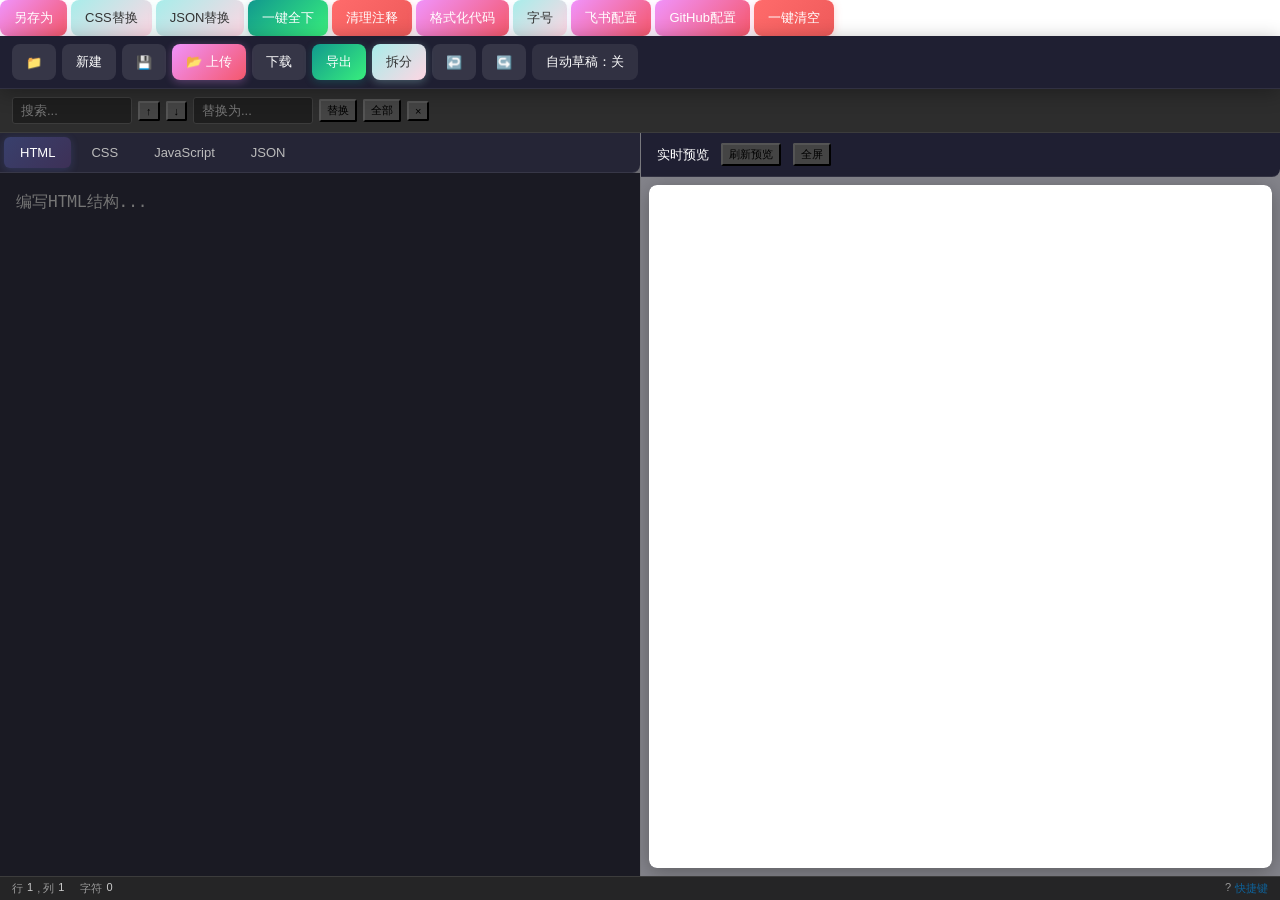
<file: CozyXinxin/index.html>
<!DOCTYPE html><html lang="zh-CN"><head><meta charset="UTF-8"><meta name="viewport" content="width=device-width,initial-scale=1,minimum-scale=1,maximum-scale=1,user-scalable=no"><title>CozyHTML~预览台</title><link rel="stylesheet" href="style.css"></head><body><div class="toolbar-actions-overlay" id="toolbarOverlay"></div><div class="toolbar-actions" id="toolbarActions"><button class="btn btn-warn" id="saveAsProject">另存为</button> <button class="btn btn-purple" id="replaceCssBtn">CSS替换</button> <button class="btn btn-purple" id="replaceJsonBtn">JSON替换</button> <button class="btn btn-success" id="downloadAllBtn">一键全下</button> <button class="btn btn-danger" id="cleanCommentBtn">清理注释</button> <button class="btn btn-warn" id="formatCode">格式化代码</button> <button class="btn btn-purple" id="fontSizeToggle">字号</button> <button class="btn btn-warn" id="configFeishu">飞书配置</button> <button class="btn btn-warn" id="configGithub">GitHub配置</button> <button class="btn btn-danger" id="clearAllBtn">一键清空</button></div><div class="toolbar" id="mainToolbar"><button class="btn btn-secondary" id="toggleSidebar">📁</button> <button class="btn btn-secondary" id="newProject">新建</button> <button class="btn btn-secondary" id="saveProject">💾</button> <button class="btn btn-warn" id="importFileBtn">📂 上传</button> <input type="file" id="fileInput" accept=".html,.htm,.css,.js,.json" multiple class="hidden"> <button class="btn btn-secondary" id="downloadSelectBtn">下载</button> <button class="btn btn-success" id="mergeExportBtn">导出</button> <button class="btn btn-purple" id="splitHtmlBtn">拆分</button> <button class="btn btn-secondary" id="undoBtn">↩️</button> <button class="btn btn-secondary" id="redoBtn">↪️</button> <button class="btn btn-toggle" id="draftToggle">草稿</button> <button class="mobile-more-btn" id="moreActionsBtn">•••</button></div><div class="search-bar hidden" id="searchBar"><input id="searchInput" placeholder="搜索..."> <button class="mini-btn" id="doSearchPrev">↑</button> <button class="mini-btn" id="doSearchNext">↓</button> <input id="replaceInput" placeholder="替换为..."> <button class="mini-btn" id="doReplace">替换</button> <button class="mini-btn" id="doReplaceAll">全部</button> <button class="mini-btn close-search-btn" id="closeSearch">×</button></div><div class="main-wrap"><div class="project-sidebar" id="projectSidebar"><div class="sidebar-title"><span>我的项目</span> <span class="mini-btn" id="refreshProject">刷新</span></div><div class="project-list" id="projectList"></div></div><div class="editor-panel" id="editorPanel"><div class="editor-tabs"><div class="tab active" data-tab="html">HTML</div><div class="tab" data-tab="css">CSS</div><div class="tab" data-tab="js">JavaScript</div><div class="tab" data-tab="json">JSON</div></div><div class="editor-content"><textarea id="htmlEditor" placeholder="编写HTML结构..."></textarea> <textarea id="cssEditor" class="hidden" placeholder="编写CSS样式..."></textarea> <textarea id="jsEditor" class="hidden" placeholder="编写JavaScript代码..."></textarea> <textarea id="jsonEditor" class="hidden" placeholder="编写JSON配置..."></textarea></div></div><div class="preview-panel" id="previewPanel"><div class="preview-header"><div style="display:flex;align-items:center;gap:12px"><span>实时预览</span> <button class="mini-btn" id="refreshPreview">刷新预览</button> <button class="mini-btn" id="fullscreenBtn">全屏</button></div></div><div class="iframe-wrap"><iframe id="previewFrame"></iframe></div></div></div><div class="status-bar" id="statusBar"><div class="status-item">行<span id="cursorLine">1</span>, 列<span id="cursorCol">1</span></div><div class="status-item">字符<span id="charCount">0</span></div><div class="status-item auto-save-indicator" id="autoSaveIndicator">已自动保存</div><div class="status-item" style="margin-left:auto"><kbd>?</kbd> <span id="shortcutsToggle" style="cursor:pointer;color:#0e639c">快捷键</span></div></div><div class="shortcuts-hint" id="shortcutsHint"><h4>键盘快捷键</h4><div><kbd>Ctrl+Z</kbd> 撤销</div><div><kbd>Ctrl+Y</kbd> 重做</div><div><kbd>Ctrl+S</kbd> 保存</div><div><kbd>Ctrl+F</kbd> 搜索</div><div><kbd>Tab</kbd> 缩进</div><div><kbd>Enter</kbd> 搜索下一个</div><div><kbd>Shift+Enter</kbd> 搜索上一个</div><div><kbd>Ctrl+Enter</kbd> 替换</div><div><kbd>Esc</kbd> 关闭搜索</div></div><dialog id="saveDialog"><h3>保存项目</h3><div class="form-group"><label>项目名称</label> <input id="projectNameInput" placeholder="输入项目名"></div><div class="modal-actions"><button class="btn btn-secondary" id="cancelSave">取消</button> <button class="btn" id="confirmSave">确定保存</button></div></dialog><div class="toast" id="toast"></div><script src="script.js"></script></body></html>
</file>
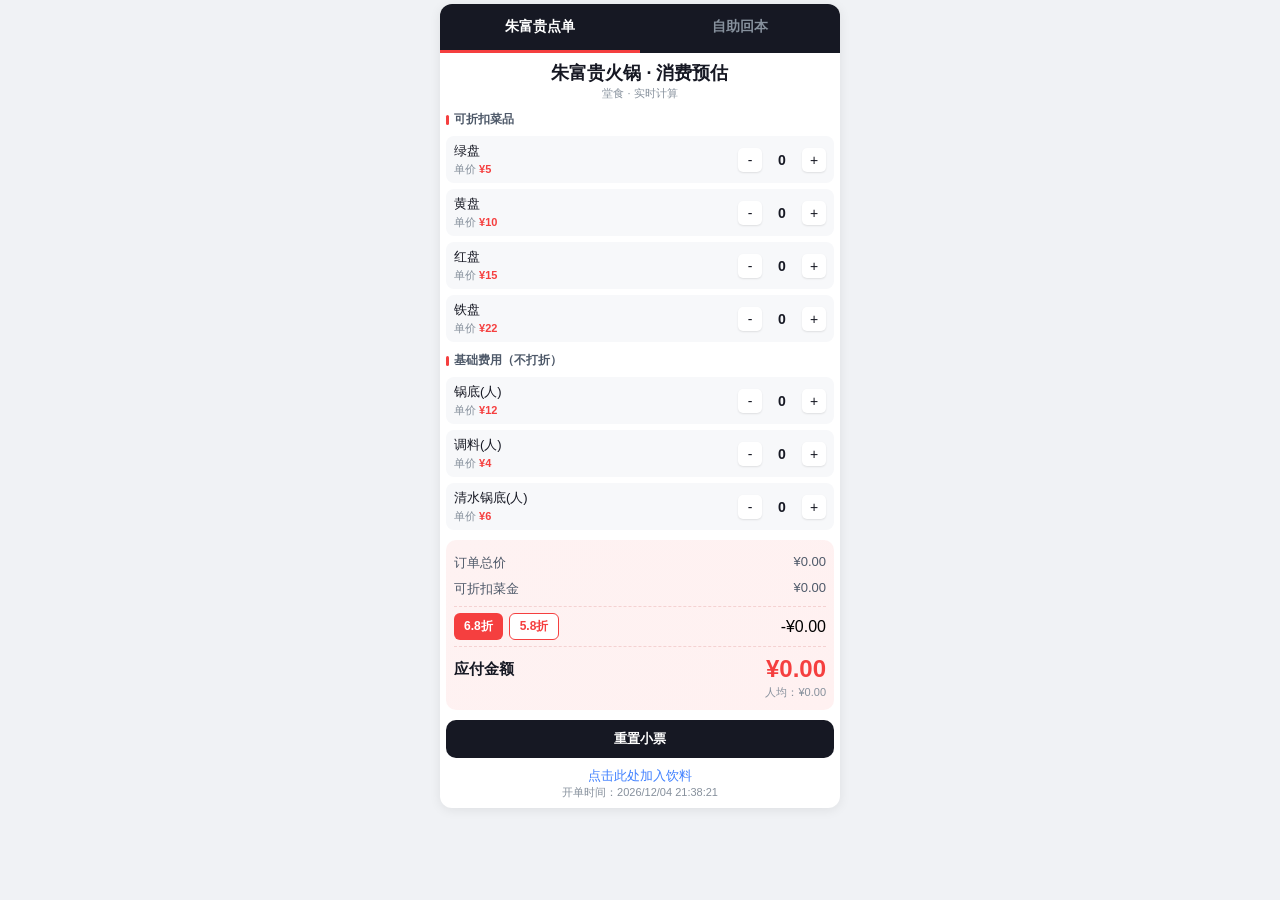
<file: zhufugui-huoguo-calculator/index.html>
<!DOCTYPE html><html lang="zh-CN"><head><meta charset="UTF-8"><meta name="viewport" content="width=device-width,initial-scale=1,maximum-scale=1,user-scalable=no"><title>火锅计算器合集</title><style>*{margin:0;padding:0;box-sizing:border-box;font-family:-apple-system,BlinkMacSystemFont,"PingFang SC",sans-serif}body{background:#f0f2f5;padding:4px 2px}.app-container{max-width:400px;margin:0 auto;background:#fff;border-radius:12px;box-shadow:0 2px 12px rgba(0,0,0,.08);overflow:hidden}.main-tabs{display:flex;background:#161823}.main-tab{flex:1;padding:14px 8px;color:#86909c;font-size:14px;font-weight:600;text-align:center;cursor:pointer;border-bottom:3px solid transparent;transition:all .2s}.main-tab.active{color:#fff;border-bottom-color:#f53f3f}.calc-content{display:none;padding:8px 6px}.calc-content.active{display:block}.type-tabs{display:flex;background:#f7f8fa;border-radius:10px;margin-bottom:10px;overflow-x:auto;white-space:nowrap}.type-tab{flex:1;min-width:70px;padding:8px 4px;color:#86909c;font-size:10px;font-weight:500;text-align:center;cursor:pointer;border-radius:8px;transition:all .2s}.type-tab.active{color:#fff;background:#f53f3f}.header{text-align:center;margin-bottom:10px}.header h1{font-size:18px;font-weight:700;color:#161823;margin-bottom:1px}.header .subtitle{font-size:11px;color:#86909c}.section-label{font-size:12px;font-weight:600;color:#4e5969;margin-bottom:8px;display:flex;align-items:center;gap:5px}.section-label::before{content:'';width:3px;height:10px;background:#f53f3f;border-radius:2px}.item-list{display:flex;flex-direction:column;gap:6px;margin-bottom:10px}.item-card{display:flex;justify-content:space-between;align-items:center;padding:6px 8px;background:#f7f8fa;border-radius:8px}.item-info{display:flex;flex-direction:column;gap:2px}.item-name{font-size:13px;font-weight:500;color:#161823}.item-price{font-size:11px;color:#86909c}.item-price span{color:#f53f3f;font-weight:600}.num-control{display:flex;align-items:center;gap:6px}.num-btn{width:24px;height:24px;border-radius:5px;border:none;background:#fff;box-shadow:0 1px 2px rgba(0,0,0,.1);font-size:14px;font-weight:500;color:#161823;cursor:pointer;transition:all .15s;display:flex;align-items:center;justify-content:center}.num-btn:active{transform:scale(.92);background:#f2f3f5}.num-input{width:28px;text-align:center;border:none;font-size:14px;font-weight:600;color:#161823;background:0 0;outline:0}.drink-section{display:none;margin-bottom:10px}.drink-grid{display:grid;grid-template-columns:repeat(3,1fr);gap:5px}.drink-card{padding:5px 4px;background:#f7f8fa;border-radius:6px;display:flex;justify-content:space-between;align-items:center;cursor:pointer;transition:all .15s}.drink-card:active{background:#e5e6eb}.drink-text{display:flex;flex-direction:column;gap:1px}.drink-name{font-size:11px;font-weight:500;color:#161823}.drink-price{font-size:10px;color:#f53f3f;font-weight:600}.drink-checkbox{width:16px;height:16px;accent-color:#f53f3f}.price-input{width:32px;text-align:center;border:none;font-size:16px;font-weight:600;color:#f53f3f;background:0 0;outline:0;border-bottom:1px dashed #f53f3f}.total-card{padding:10px 8px;background:linear-gradient(135deg,#fef2f2 0,#fff1f1 100%);border-radius:10px;margin-bottom:10px}.total-row{display:flex;justify-content:space-between;padding:4px 0;font-size:13px;color:#4e5969}.discount-row{display:flex;justify-content:space-between;align-items:center;padding:6px 0;margin:4px 0;border-top:1px dashed #f5d1d1;border-bottom:1px dashed #f5d1d1}.discount-buttons{display:flex;gap:6px}.discount-btn{padding:4px 10px;border-radius:6px;border:none;font-size:12px;font-weight:600;cursor:pointer;transition:all .15s}.discount-btn.active{background:#f53f3f;color:#fff}.discount-btn.unactive{background:#fff;color:#f53f3f;border:1px solid #f53f3f}.progress-bar{width:100%;height:8px;background:#e5e6eb;border-radius:4px;margin:8px 0;overflow:hidden}.progress-fill{height:100%;background:#f53f3f;border-radius:4px;transition:width .2s ease}.progress-fill.good{background:#00b42a}.pay-row{display:flex;justify-content:space-between;align-items:center;margin-top:8px}.pay-label{font-size:15px;font-weight:600;color:#161823}.pay-value{font-size:24px;font-weight:700;color:#f53f3f}.pay-value.good{color:#00b42a}.per-person{font-size:11px;color:#86909c;text-align:right;margin-top:2px}.status-text{font-size:13px;text-align:center;margin-top:10px;font-weight:500}.status-text.good{color:#00b42a}.status-text.bad{color:#f53f3f}.btn{width:100%;padding:10px;border-radius:10px;border:none;font-size:13px;font-weight:600;cursor:pointer;transition:all .15s}.btn-primary{background:#161823;color:#fff;margin-bottom:8px}.btn-primary:active{background:#4e5969}.btn-link{background:0 0;color:#4080ff;padding:0;font-size:13px;font-weight:500}.btn-link:active{color:#2962ff}.time-info{font-size:11px;color:#86909c;text-align:center}</style></head><body><div class="app-container"><div class="main-tabs"><div class="main-tab active" data-calc="zhufugui">朱富贵点单</div><div class="main-tab" data-calc="buffet">自助回本</div></div><div class="calc-content active" id="zhufugui-calc"><div class="header"><h1>朱富贵火锅 · 消费预估</h1><div class="subtitle">堂食 · 实时计算</div></div><div class="section-label">可折扣菜品</div><div class="item-list"><div class="item-card" data-discountable="true"><div class="item-info"><div class="item-name">绿盘</div><div class="item-price">单价 <span>¥5</span></div></div><div class="num-control"><button class="num-btn minus">-</button> <input class="num-input" value="0" data-price="5"> <button class="num-btn plus">+</button></div></div><div class="item-card" data-discountable="true"><div class="item-info"><div class="item-name">黄盘</div><div class="item-price">单价 <span>¥10</span></div></div><div class="num-control"><button class="num-btn minus">-</button> <input class="num-input" value="0" data-price="10"> <button class="num-btn plus">+</button></div></div><div class="item-card" data-discountable="true"><div class="item-info"><div class="item-name">红盘</div><div class="item-price">单价 <span>¥15</span></div></div><div class="num-control"><button class="num-btn minus">-</button> <input class="num-input" value="0" data-price="15"> <button class="num-btn plus">+</button></div></div><div class="item-card" data-discountable="true"><div class="item-info"><div class="item-name">铁盘</div><div class="item-price">单价 <span>¥22</span></div></div><div class="num-control"><button class="num-btn minus">-</button> <input class="num-input" value="0" data-price="22"> <button class="num-btn plus">+</button></div></div></div><div class="section-label">基础费用（不打折）</div><div class="item-list"><div class="item-card" data-discountable="false"><div class="item-info"><div class="item-name">锅底(人)</div><div class="item-price">单价 <span>¥12</span></div></div><div class="num-control"><button class="num-btn minus">-</button> <input class="num-input" value="0" data-price="12"> <button class="num-btn plus">+</button></div></div><div class="item-card" data-discountable="false"><div class="item-info"><div class="item-name">调料(人)</div><div class="item-price">单价 <span>¥4</span></div></div><div class="num-control"><button class="num-btn minus">-</button> <input class="num-input" value="0" data-price="4"> <button class="num-btn plus">+</button></div></div><div class="item-card" data-discountable="false"><div class="item-info"><div class="item-name">清水锅底(人)</div><div class="item-price">单价 <span>¥6</span></div></div><div class="num-control"><button class="num-btn minus">-</button> <input class="num-input" value="0" data-price="6"> <button class="num-btn plus">+</button></div></div></div><div class="drink-section" id="drinkSection"><div class="section-label">饮料酒水（不打折）</div><div class="drink-grid"><div class="drink-card" data-price="3"><div class="drink-text"><div class="drink-name">玻璃瓶</div><div class="drink-price">¥3</div></div><input type="checkbox" class="drink-checkbox"></div><div class="drink-card" data-price="7"><div class="drink-text"><div class="drink-name">小椰汁</div><div class="drink-price">¥7</div></div><input type="checkbox" class="drink-checkbox"></div><div class="drink-card" data-price="5"><div class="drink-text"><div class="drink-name">可乐雪芬</div><div class="drink-price">¥5</div></div><input type="checkbox" class="drink-checkbox"></div><div class="drink-card" data-price="8"><div class="drink-text"><div class="drink-name">宋柚汁</div><div class="drink-price">¥8</div></div><input type="checkbox" class="drink-checkbox"></div><div class="drink-card" data-price="6"><div class="drink-text"><div class="drink-name">王老吉</div><div class="drink-price">¥6</div></div><input type="checkbox" class="drink-checkbox"></div><div class="drink-card" data-price="8"><div class="drink-text"><div class="drink-name">贝奇野菜</div><div class="drink-price">¥8</div></div><input type="checkbox" class="drink-checkbox"></div><div class="drink-card" data-price="6"><div class="drink-text"><div class="drink-name">健力宝</div><div class="drink-price">¥6</div></div><input type="checkbox" class="drink-checkbox"></div><div class="drink-card" data-price="8"><div class="drink-text"><div class="drink-name">鲜果蜂蜜</div><div class="drink-price">¥8</div></div><input type="checkbox" class="drink-checkbox"></div><div class="drink-card" data-price="6"><div class="drink-text"><div class="drink-name">番石榴</div><div class="drink-price">¥6</div></div><input type="checkbox" class="drink-checkbox"></div><div class="drink-card" data-price="8"><div class="drink-text"><div class="drink-name">百威</div><div class="drink-price">¥8</div></div><input type="checkbox" class="drink-checkbox"></div><div class="drink-card" data-price="6"><div class="drink-text"><div class="drink-name">维他茶</div><div class="drink-price">¥6</div></div><input type="checkbox" class="drink-checkbox"></div><div class="drink-card" data-price="10"><div class="drink-text"><div class="drink-name">喜力</div><div class="drink-price">¥10</div></div><input type="checkbox" class="drink-checkbox"></div><div class="drink-card" data-price="7"><div class="drink-text"><div class="drink-name">豆奶</div><div class="drink-price">¥7</div></div><input type="checkbox" class="drink-checkbox"></div><div class="drink-card" data-price="10"><div class="drink-text"><div class="drink-name">科罗娜</div><div class="drink-price">¥10</div></div><input type="checkbox" class="drink-checkbox"></div><div class="drink-card" data-price="7"><div class="drink-text"><div class="drink-name">椰子水</div><div class="drink-price">¥7</div></div><input type="checkbox" class="drink-checkbox"></div><div class="drink-card" data-price="10"><div class="drink-text"><div class="drink-name">福佳白</div><div class="drink-price">¥10</div></div><input type="checkbox" class="drink-checkbox"></div><div class="drink-card" data-price="7"><div class="drink-text"><div class="drink-name">乌龙茶</div><div class="drink-price">¥7</div></div><input type="checkbox" class="drink-checkbox"></div><div class="drink-card" data-price="10"><div class="drink-text"><div class="drink-name">蓝妹</div><div class="drink-price">¥10</div></div><input type="checkbox" class="drink-checkbox"></div><div class="drink-card" data-price="7"><div class="drink-text"><div class="drink-name">好望水</div><div class="drink-price">¥7</div></div><input type="checkbox" class="drink-checkbox"></div><div class="drink-card" data-price="20"><div class="drink-text"><div class="drink-name">大椰汁</div><div class="drink-price">¥20</div></div><input type="checkbox" class="drink-checkbox"></div><div class="drink-card" data-price="6"><div class="drink-text"><div class="drink-name">破独</div><div class="drink-price">¥6</div></div><input type="checkbox" class="drink-checkbox"></div></div><button class="btn btn-link" id="confirmDrinkBtn" style="margin-top:8px">确认饮料</button></div><div class="total-card"><div class="total-row"><span>订单总价</span> <span id="totalPrice">¥0.00</span></div><div class="total-row"><span>可折扣菜金</span> <span id="foodPrice">¥0.00</span></div><div class="discount-row"><div class="discount-buttons"><button class="discount-btn active" data-rate="0.68">6.8折</button> <button class="discount-btn unactive" data-rate="0.58">5.8折</button></div><span id="discountText">-¥0.00</span></div><div class="pay-row"><span class="pay-label">应付金额</span> <span class="pay-value" id="payPrice">¥0.00</span></div><div class="per-person">人均：<span id="perPerson">¥0.00</span></div></div><button class="btn btn-primary reset-btn" id="resetZhufugui">重置小票</button> <button class="btn btn-link" id="addDrinkBtn">点击此处加入饮料</button><div class="time-info">开单时间：<span id="openTimeZhufugui"></span></div></div><div class="calc-content" id="buffet-calc"><div class="type-tabs"><div class="type-tab active" data-type="niurou">普通牛肉火锅</div><div class="type-tab" data-type="shouxishao">寿喜烧/和牛</div><div class="type-tab" data-type="kaorou">韩式烤肉</div><div class="type-tab" data-type="haixian">海鲜自助</div></div><div class="header"><h1>自助回本计算器</h1><div class="subtitle">点击红色价格数字即可修改</div></div><div class="section-label">基本信息</div><div class="item-list"><div class="item-card"><div class="item-info"><div class="item-name">自助人均价格</div></div><div class="num-control"><input class="num-input" id="buffetPrice" value="89"> <span>元</span></div></div></div><div class="food-section" data-type="niurou"><div class="section-label">🥩 招牌牛肉（回本最快）</div><div class="item-list"><div class="item-card"><div class="item-info"><div class="item-name">吊龙/匙柄</div><div class="item-price">约 <input class="price-input" value="28"> 元/盘</div></div><div class="num-control"><button class="num-btn minus">-</button> <input class="num-input count" value="0"> <button class="num-btn plus">+</button></div></div><div class="item-card"><div class="item-info"><div class="item-name">五花趾/三花趾</div><div class="item-price">约 <input class="price-input" value="32"> 元/盘</div></div><div class="num-control"><button class="num-btn minus">-</button> <input class="num-input count" value="0"> <button class="num-btn plus">+</button></div></div><div class="item-card"><div class="item-info"><div class="item-name">雪花肥牛/肥羊</div><div class="item-price">约 <input class="price-input" value="22"> 元/盘</div></div><div class="num-control"><button class="num-btn minus">-</button> <input class="num-input count" value="0"> <button class="num-btn plus">+</button></div></div><div class="item-card"><div class="item-info"><div class="item-name">嫩肉/肥胼</div><div class="item-price">约 <input class="price-input" value="25"> 元/盘</div></div><div class="num-control"><button class="num-btn minus">-</button> <input class="num-input count" value="0"> <button class="num-btn plus">+</button></div></div></div><div class="section-label">🍢 火锅必点</div><div class="item-list"><div class="item-card"><div class="item-info"><div class="item-name">毛肚/黄喉/鸭肠</div><div class="item-price">约 <input class="price-input" value="18"> 元/盘</div></div><div class="num-control"><button class="num-btn minus">-</button> <input class="num-input count" value="0"> <button class="num-btn plus">+</button></div></div><div class="item-card"><div class="item-info"><div class="item-name">虾滑/鱼滑</div><div class="item-price">约 <input class="price-input" value="15"> 元/份</div></div><div class="num-control"><button class="num-btn minus">-</button> <input class="num-input count" value="0"> <button class="num-btn plus">+</button></div></div><div class="item-card"><div class="item-info"><div class="item-name">鸭血/脑花</div><div class="item-price">约 <input class="price-input" value="12"> 元/份</div></div><div class="num-control"><button class="num-btn minus">-</button> <input class="num-input count" value="0"> <button class="num-btn plus">+</button></div></div></div><div class="section-label">🥬 蔬菜/锅底/主食</div><div class="item-list"><div class="item-card"><div class="item-info"><div class="item-name">锅底（含小料）</div><div class="item-price">约 <input class="price-input" value="20"> 元/人</div></div><div class="num-control"><button class="num-btn minus">-</button> <input class="num-input count" value="0"> <button class="num-btn plus">+</button></div></div><div class="item-card"><div class="item-info"><div class="item-name">蔬菜拼盘</div><div class="item-price">约 <input class="price-input" value="12"> 元/份</div></div><div class="num-control"><button class="num-btn minus">-</button> <input class="num-input count" value="0"> <button class="num-btn plus">+</button></div></div><div class="item-card"><div class="item-info"><div class="item-name">菌菇拼盘</div><div class="item-price">约 <input class="price-input" value="15"> 元/份</div></div><div class="num-control"><button class="num-btn minus">-</button> <input class="num-input count" value="0"> <button class="num-btn plus">+</button></div></div><div class="item-card"><div class="item-info"><div class="item-name">豆制品（豆腐/腐竹）</div><div class="item-price">约 <input class="price-input" value="8"> 元/份</div></div><div class="num-control"><button class="num-btn minus">-</button> <input class="num-input count" value="0"> <button class="num-btn plus">+</button></div></div><div class="item-card"><div class="item-info"><div class="item-name">主食（面条/米饭）</div><div class="item-price">约 <input class="price-input" value="5"> 元/份</div></div><div class="num-control"><button class="num-btn minus">-</button> <input class="num-input count" value="0"> <button class="num-btn plus">+</button></div></div></div></div><div class="food-section" data-type="shouxishao" style="display:none"><div class="section-label">🥩 顶级和牛（回本最快）</div><div class="item-list"><div class="item-card"><div class="item-info"><div class="item-name">M9/M8和牛</div><div class="item-price">约 <input class="price-input" value="50"> 元/盘</div></div><div class="num-control"><button class="num-btn minus">-</button> <input class="num-input count" value="0"> <button class="num-btn plus">+</button></div></div><div class="item-card"><div class="item-info"><div class="item-name">牛五花/牛肩肉</div><div class="item-price">约 <input class="price-input" value="35"> 元/盘</div></div><div class="num-control"><button class="num-btn minus">-</button> <input class="num-input count" value="0"> <button class="num-btn plus">+</button></div></div><div class="item-card"><div class="item-info"><div class="item-name">安格斯肥牛</div><div class="item-price">约 <input class="price-input" value="25"> 元/盘</div></div><div class="num-control"><button class="num-btn minus">-</button> <input class="num-input count" value="0"> <button class="num-btn plus">+</button></div></div></div><div class="section-label">🍣 刺身海鲜</div><div class="item-list"><div class="item-card"><div class="item-info"><div class="item-name">三文鱼/北极贝</div><div class="item-price">约 <input class="price-input" value="45"> 元/份</div></div><div class="num-control"><button class="num-btn minus">-</button> <input class="num-input count" value="0"> <button class="num-btn plus">+</button></div></div><div class="item-card"><div class="item-info"><div class="item-name">甜虾/牡丹虾</div><div class="item-price">约 <input class="price-input" value="30"> 元/份</div></div><div class="num-control"><button class="num-btn minus">-</button> <input class="num-input count" value="0"> <button class="num-btn plus">+</button></div></div><div class="item-card"><div class="item-info"><div class="item-name">鹅肝手握</div><div class="item-price">约 <input class="price-input" value="20"> 元/个</div></div><div class="num-control"><button class="num-btn minus">-</button> <input class="num-input count" value="0"> <button class="num-btn plus">+</button></div></div></div><div class="section-label">🍢 特色菜品</div><div class="item-list"><div class="item-card"><div class="item-info"><div class="item-name">烤榴莲</div><div class="item-price">约 <input class="price-input" value="25"> 元/份</div></div><div class="num-control"><button class="num-btn minus">-</button> <input class="num-input count" value="0"> <button class="num-btn plus">+</button></div></div><div class="item-card"><div class="item-info"><div class="item-name">芝士焗虾/扇贝</div><div class="item-price">约 <input class="price-input" value="18"> 元/个</div></div><div class="num-control"><button class="num-btn minus">-</button> <input class="num-input count" value="0"> <button class="num-btn plus">+</button></div></div></div><div class="section-label">🥬 蔬菜/锅底/主食</div><div class="item-list"><div class="item-card"><div class="item-info"><div class="item-name">寿喜烧锅底</div><div class="item-price">约 <input class="price-input" value="15"> 元/人</div></div><div class="num-control"><button class="num-btn minus">-</button> <input class="num-input count" value="0"> <button class="num-btn plus">+</button></div></div><div class="item-card"><div class="item-info"><div class="item-name">蔬菜拼盘</div><div class="item-price">约 <input class="price-input" value="10"> 元/份</div></div><div class="num-control"><button class="num-btn minus">-</button> <input class="num-input count" value="0"> <button class="num-btn plus">+</button></div></div><div class="item-card"><div class="item-info"><div class="item-name">无菌蛋</div><div class="item-price">约 <input class="price-input" value="3"> 元/个</div></div><div class="num-control"><button class="num-btn minus">-</button> <input class="num-input count" value="0"> <button class="num-btn plus">+</button></div></div><div class="item-card"><div class="item-info"><div class="item-name">乌冬面/米饭</div><div class="item-price">约 <input class="price-input" value="6"> 元/份</div></div><div class="num-control"><button class="num-btn minus">-</button> <input class="num-input count" value="0"> <button class="num-btn plus">+</button></div></div></div></div><div class="food-section" data-type="kaorou" style="display:none"><div class="section-label">🥩 顶级烤肉</div><div class="item-list"><div class="item-card"><div class="item-info"><div class="item-name">雪花牛小排</div><div class="item-price">约 <input class="price-input" value="40"> 元/盘</div></div><div class="num-control"><button class="num-btn minus">-</button> <input class="num-input count" value="0"> <button class="num-btn plus">+</button></div></div><div class="item-card"><div class="item-info"><div class="item-name">横膈膜/牛肋条</div><div class="item-price">约 <input class="price-input" value="30"> 元/盘</div></div><div class="num-control"><button class="num-btn minus">-</button> <input class="num-input count" value="0"> <button class="num-btn plus">+</button></div></div><div class="item-card"><div class="item-info"><div class="item-name">五花肉/梅花肉</div><div class="item-price">约 <input class="price-input" value="22"> 元/盘</div></div><div class="num-control"><button class="num-btn minus">-</button> <input class="num-input count" value="0"> <button class="num-btn plus">+</button></div></div></div><div class="section-label">🦐 海鲜烤肉</div><div class="item-list"><div class="item-card"><div class="item-info"><div class="item-name">烤大虾/黑虎虾</div><div class="item-price">约 <input class="price-input" value="25"> 元/只</div></div><div class="num-control"><button class="num-btn minus">-</button> <input class="num-input count" value="0"> <button class="num-btn plus">+</button></div></div><div class="item-card"><div class="item-info"><div class="item-name">烤生蚝/扇贝</div><div class="item-price">约 <input class="price-input" value="15"> 元/个</div></div><div class="num-control"><button class="num-btn minus">-</button> <input class="num-input count" value="0"> <button class="num-btn plus">+</button></div></div></div><div class="section-label">🥬 蔬菜/主食</div><div class="item-list"><div class="item-card"><div class="item-info"><div class="item-name">生菜/苏子叶</div><div class="item-price">约 <input class="price-input" value="8"> 元/份</div></div><div class="num-control"><button class="num-btn minus">-</button> <input class="num-input count" value="0"> <button class="num-btn plus">+</button></div></div><div class="item-card"><div class="item-info"><div class="item-name">烤蔬菜拼盘</div><div class="item-price">约 <input class="price-input" value="12"> 元/份</div></div><div class="num-control"><button class="num-btn minus">-</button> <input class="num-input count" value="0"> <button class="num-btn plus">+</button></div></div><div class="item-card"><div class="item-info"><div class="item-name">石锅拌饭/冷面</div><div class="item-price">约 <input class="price-input" value="15"> 元/份</div></div><div class="num-control"><button class="num-btn minus">-</button> <input class="num-input count" value="0"> <button class="num-btn plus">+</button></div></div><div class="item-card"><div class="item-info"><div class="item-name">韩式大酱汤</div><div class="item-price">约 <input class="price-input" value="12"> 元/份</div></div><div class="num-control"><button class="num-btn minus">-</button> <input class="num-input count" value="0"> <button class="num-btn plus">+</button></div></div></div></div><div class="food-section" data-type="haixian" style="display:none"><div class="section-label">🦞 顶级海鲜</div><div class="item-list"><div class="item-card"><div class="item-info"><div class="item-name">小青龙/波龙</div><div class="item-price">约 <input class="price-input" value="80"> 元/只</div></div><div class="num-control"><button class="num-btn minus">-</button> <input class="num-input count" value="0"> <button class="num-btn plus">+</button></div></div><div class="item-card"><div class="item-info"><div class="item-name">大闸蟹/梭子蟹</div><div class="item-price">约 <input class="price-input" value="35"> 元/只</div></div><div class="num-control"><button class="num-btn minus">-</button> <input class="num-input count" value="0"> <button class="num-btn plus">+</button></div></div><div class="item-card"><div class="item-info"><div class="item-name">鲍鱼/海参</div><div class="item-price">约 <input class="price-input" value="25"> 元/只</div></div><div class="num-control"><button class="num-btn minus">-</button> <input class="num-input count" value="0"> <button class="num-btn plus">+</button></div></div></div><div class="section-label">🍣 刺身类</div><div class="item-list"><div class="item-card"><div class="item-info"><div class="item-name">三文鱼/金枪鱼</div><div class="item-price">约 <input class="price-input" value="45"> 元/份</div></div><div class="num-control"><button class="num-btn minus">-</button> <input class="num-input count" value="0"> <button class="num-btn plus">+</button></div></div><div class="item-card"><div class="item-info"><div class="item-name">甜虾/北极贝</div><div class="item-price">约 <input class="price-input" value="30"> 元/份</div></div><div class="num-control"><button class="num-btn minus">-</button> <input class="num-input count" value="0"> <button class="num-btn plus">+</button></div></div></div><div class="section-label">🥬 蔬菜/锅底/主食</div><div class="item-list"><div class="item-card"><div class="item-info"><div class="item-name">火锅锅底</div><div class="item-price">约 <input class="price-input" value="18"> 元/人</div></div><div class="num-control"><button class="num-btn minus">-</button> <input class="num-input count" value="0"> <button class="num-btn plus">+</button></div></div><div class="item-card"><div class="item-info"><div class="item-name">海鲜蔬菜拼盘</div><div class="item-price">约 <input class="price-input" value="15"> 元/份</div></div><div class="num-control"><button class="num-btn minus">-</button> <input class="num-input count" value="0"> <button class="num-btn plus">+</button></div></div><div class="item-card"><div class="item-info"><div class="item-name">菌菇拼盘</div><div class="item-price">约 <input class="price-input" value="12"> 元/份</div></div><div class="num-control"><button class="num-btn minus">-</button> <input class="num-input count" value="0"> <button class="num-btn plus">+</button></div></div><div class="item-card"><div class="item-info"><div class="item-name">主食（粥/面）</div><div class="item-price">约 <input class="price-input" value="6"> 元/份</div></div><div class="num-control"><button class="num-btn minus">-</button> <input class="num-input count" value="0"> <button class="num-btn plus">+</button></div></div></div></div><div class="section-label">🍰 甜品饮料</div><div class="item-list"><div class="item-card"><div class="item-info"><div class="item-name">哈根达斯/榴莲</div><div class="item-price">约 <input class="price-input" value="15"> 元/份</div></div><div class="num-control"><button class="num-btn minus">-</button> <input class="num-input count" value="0"> <button class="num-btn plus">+</button></div></div><div class="item-card"><div class="item-info"><div class="item-name">蛋糕/慕斯</div><div class="item-price">约 <input class="price-input" value="8"> 元/块</div></div><div class="num-control"><button class="num-btn minus">-</button> <input class="num-input count" value="0"> <button class="num-btn plus">+</button></div></div><div class="item-card"><div class="item-info"><div class="item-name">饮料/水果</div><div class="item-price">约 <input class="price-input" value="5"> 元/份</div></div><div class="num-control"><button class="num-btn minus">-</button> <input class="num-input count" value="0"> <button class="num-btn plus">+</button></div></div></div><div class="total-card"><div class="total-row"><span>已吃总价值</span> <span id="totalValue">¥0.00</span></div><div class="total-row"><span>自助价格</span> <span id="priceDisplay">¥89.00</span></div><div class="progress-bar"><div class="progress-fill" id="progressFill" style="width:0%"></div></div><div class="pay-row"><span class="pay-label">回本进度</span> <span class="pay-value" id="progressPercent">0%</span></div><div class="status-text" id="statusText">还需吃 ¥89.00 才能回本</div></div><button class="btn btn-primary" id="resetBuffet">重置</button><div class="time-info">开单时间：<span id="openTimeBuffet"></span></div></div></div><script>const getNowTime=()=>{const e=new Date;return`${e.getFullYear()}/${String(e.getMonth()+1).padStart(2,"0")}/${String(e.getDate()).padStart(2,"0")} ${String(e.getHours()).padStart(2,"0")}:${String(e.getMinutes()).padStart(2,"0")}:${String(e.getSeconds()).padStart(2,"0")}`};let currentCalc="zhufugui";document.querySelectorAll(".main-tab").forEach(e=>{e.addEventListener("click",()=>{currentCalc=e.dataset.calc,document.querySelectorAll(".main-tab").forEach(e=>{e.classList.toggle("active",e.dataset.calc===currentCalc)}),document.querySelectorAll(".calc-content").forEach(e=>{e.classList.toggle("active",e.id===`${currentCalc}-calc`)})})});let zhufuguiTime=getNowTime(),currentRate=.68,drinkSectionVisible=!1;const validateZhufuguiInput=e=>{e.addEventListener("input",()=>{e.value=e.value.replace(/[^0-9]/g,"")||"0",calcZhufugui(),saveZhufuguiLocal()}),e.addEventListener("blur",()=>{e.value=Math.max(0,parseInt(e.value)||0),calcZhufugui(),saveZhufuguiLocal()})},calcZhufugui=()=>{let e=0,t=0,u=0;document.querySelectorAll("#zhufugui-calc .item-card").forEach(c=>{const n=c.querySelector(".num-input"),a=parseFloat(n.dataset.price),l=parseInt(n.value)||0;e+=a*l,"true"===c.dataset.discountable&&(t+=a*l),(c.querySelector(".item-name").innerText.includes("锅底")||c.querySelector(".item-name").innerText.includes("调料"))&&(u=Math.max(u,l))}),document.querySelectorAll("#zhufugui-calc .drink-card").forEach(t=>{t.querySelector(".drink-checkbox").checked&&(e+=parseFloat(t.dataset.price))});const c=t*(1-currentRate),n=e-c,a=u>0?n/u:0;document.getElementById("totalPrice").innerText=`¥${e.toFixed(2)}`,document.getElementById("foodPrice").innerText=`¥${t.toFixed(2)}`,document.getElementById("discountText").innerText=`-¥${c.toFixed(2)}`,document.getElementById("payPrice").innerText=`¥${n.toFixed(2)}`,document.getElementById("perPerson").innerText=`¥${a.toFixed(2)}`},saveZhufuguiLocal=()=>{const e={items:Array.from(document.querySelectorAll("#zhufugui-calc .item-card .num-input")).map(e=>e.value),drinks:Array.from(document.querySelectorAll("#zhufugui-calc .drink-checkbox")).map(e=>e.checked),currentRate:currentRate,drinkSectionVisible:drinkSectionVisible,zhufuguiTime:zhufuguiTime};localStorage.setItem("zhufugui",JSON.stringify(e))},loadZhufuguiLocal=()=>{const e=localStorage.getItem("zhufugui");if(e)try{const t=JSON.parse(e);document.querySelectorAll("#zhufugui-calc .item-card .num-input").forEach((e,u)=>e.value=t.items[u]||0),document.querySelectorAll("#zhufugui-calc .drink-checkbox").forEach((e,u)=>e.checked=t.drinks[u]||!1),currentRate=t.currentRate||.68,drinkSectionVisible=!1,t.zhufuguiTime&&t.zhufuguiTime.length>10&&(zhufuguiTime=t.zhufuguiTime,document.getElementById("openTimeZhufugui").innerText=zhufuguiTime),document.querySelectorAll("#zhufugui-calc .discount-btn").forEach(e=>{e.classList.toggle("active",parseFloat(e.dataset.rate)===currentRate),e.classList.toggle("unactive",parseFloat(e.dataset.rate)!==currentRate)}),document.getElementById("drinkSection").style.display="none",document.getElementById("addDrinkBtn").style.display="block",calcZhufugui()}catch(e){}},switchDiscount=e=>{currentRate=e,document.querySelectorAll("#zhufugui-calc .discount-btn").forEach(t=>{t.classList.toggle("active",parseFloat(t.dataset.rate)===e),t.classList.toggle("unactive",parseFloat(t.dataset.rate)!==e)}),calcZhufugui(),saveZhufuguiLocal()};document.addEventListener("DOMContentLoaded",()=>{document.getElementById("openTimeZhufugui").innerText=zhufuguiTime,document.querySelectorAll("#zhufugui-calc .plus").forEach(e=>{e.addEventListener("click",()=>{const t=e.parentElement.querySelector(".num-input");t.value=parseInt(t.value)+1,calcZhufugui(),saveZhufuguiLocal()})}),document.querySelectorAll("#zhufugui-calc .minus").forEach(e=>{e.addEventListener("click",()=>{const t=e.parentElement.querySelector(".num-input");t.value=Math.max(0,parseInt(t.value)-1),calcZhufugui(),saveZhufuguiLocal()})}),document.querySelectorAll("#zhufugui-calc .item-card .num-input").forEach(e=>validateZhufuguiInput(e)),document.querySelectorAll("#zhufugui-calc .drink-card").forEach(e=>{const t=e.querySelector(".drink-checkbox");e.addEventListener("click",e=>{e.target!==t&&(t.checked=!t.checked),calcZhufugui(),saveZhufuguiLocal()}),t.addEventListener("change",()=>{calcZhufugui(),saveZhufuguiLocal()})}),document.querySelectorAll("#zhufugui-calc .discount-btn").forEach(e=>{e.addEventListener("click",()=>{switchDiscount(parseFloat(e.dataset.rate))})}),document.getElementById("resetZhufugui").addEventListener("click",()=>{confirm("确定要重置所有数据吗？")&&(document.querySelectorAll("#zhufugui-calc .item-card .num-input").forEach(e=>e.value=0),document.querySelectorAll("#zhufugui-calc .drink-checkbox").forEach(e=>e.checked=!1),switchDiscount(.68),zhufuguiTime=getNowTime(),document.getElementById("openTimeZhufugui").innerText=zhufuguiTime,document.getElementById("drinkSection").style.display="none",document.getElementById("addDrinkBtn").style.display="block",drinkSectionVisible=!1,calcZhufugui(),saveZhufuguiLocal())}),document.getElementById("addDrinkBtn").addEventListener("click",()=>{document.getElementById("drinkSection").style.display="block",document.getElementById("addDrinkBtn").style.display="none",drinkSectionVisible=!0,saveZhufuguiLocal()}),document.getElementById("confirmDrinkBtn").addEventListener("click",()=>{document.getElementById("drinkSection").style.display="none",document.getElementById("addDrinkBtn").style.display="block",drinkSectionVisible=!1,saveZhufuguiLocal()}),loadZhufuguiLocal(),calcZhufugui()});let buffetTime=getNowTime(),currentType="niurou";const validateBuffetInput=(e,t)=>{e.addEventListener("input",function(){this.value=this.value.replace(/[^0-9.]/g,"")||"0",(this.value.match(/\./g)||[]).length>1&&(this.value=this.value.slice(0,this.value.lastIndexOf("."))),t()}),e.addEventListener("blur",function(){let e=parseFloat(this.value)||0;e<0&&(e=0),this.value=e,t()})},calcBuffet=()=>{const e=parseFloat(document.getElementById("buffetPrice").value)||0;let t=0;document.querySelectorAll("#buffet-calc .item-card").forEach(e=>{const u=e.closest(".food-section")?.dataset.type;if(!u||u===currentType){const u=parseFloat(e.querySelector(".price-input")?.value)||0,c=parseInt(e.querySelector(".count")?.value)||0;t+=u*c}});const u=e>0?Math.min(t/e*100,200):0,c=t>=e,n=t-e,a=Math.max(0,e-t);document.getElementById("totalValue").innerText=`¥${t.toFixed(2)}`,document.getElementById("priceDisplay").innerText=`¥${e.toFixed(2)}`,document.getElementById("progressFill").style.width=`${Math.min(u,100)}%`,document.getElementById("progressFill").classList.toggle("good",c),document.getElementById("progressPercent").innerText=`${u.toFixed(1)}%`,document.getElementById("progressPercent").classList.toggle("good",c),c?(document.getElementById("statusText").innerText=`🎉 已赚 ¥${n.toFixed(2)}！继续吃就是纯赚`,document.getElementById("statusText").classList.add("good"),document.getElementById("statusText").classList.remove("bad")):(document.getElementById("statusText").innerText=`还需吃 ¥${a.toFixed(2)} 才能回本`,document.getElementById("statusText").classList.add("bad"),document.getElementById("statusText").classList.remove("good"))},switchBuffetType=e=>{currentType=e,document.querySelectorAll(".type-tab").forEach(t=>{t.classList.toggle("active",t.dataset.type===e)}),document.querySelectorAll(".food-section").forEach(t=>{t.style.display=t.dataset.type===e?"block":"none"}),calcBuffet()};document.addEventListener("DOMContentLoaded",()=>{document.getElementById("openTimeBuffet").innerText=buffetTime,document.querySelectorAll(".type-tab").forEach(e=>{e.addEventListener("click",()=>{switchBuffetType(e.dataset.type)})}),document.querySelectorAll("#buffet-calc .plus").forEach(e=>{e.addEventListener("click",()=>{const t=e.parentElement.querySelector(".count");t.value=parseInt(t.value)+1,calcBuffet()})}),document.querySelectorAll("#buffet-calc .minus").forEach(e=>{e.addEventListener("click",()=>{const t=e.parentElement.querySelector(".count");t.value=Math.max(0,parseInt(t.value)-1),calcBuffet()})}),document.querySelectorAll("#buffet-calc .price-input, #buffet-calc .num-input").forEach(e=>{validateBuffetInput(e,calcBuffet)}),document.getElementById("resetBuffet").addEventListener("click",()=>{confirm("确定要重置所有数据吗？")&&(document.querySelectorAll("#buffet-calc .count").forEach(e=>e.value=0),buffetTime=getNowTime(),document.getElementById("openTimeBuffet").innerText=buffetTime,calcBuffet())}),calcBuffet()})</script></body></html>
</file>
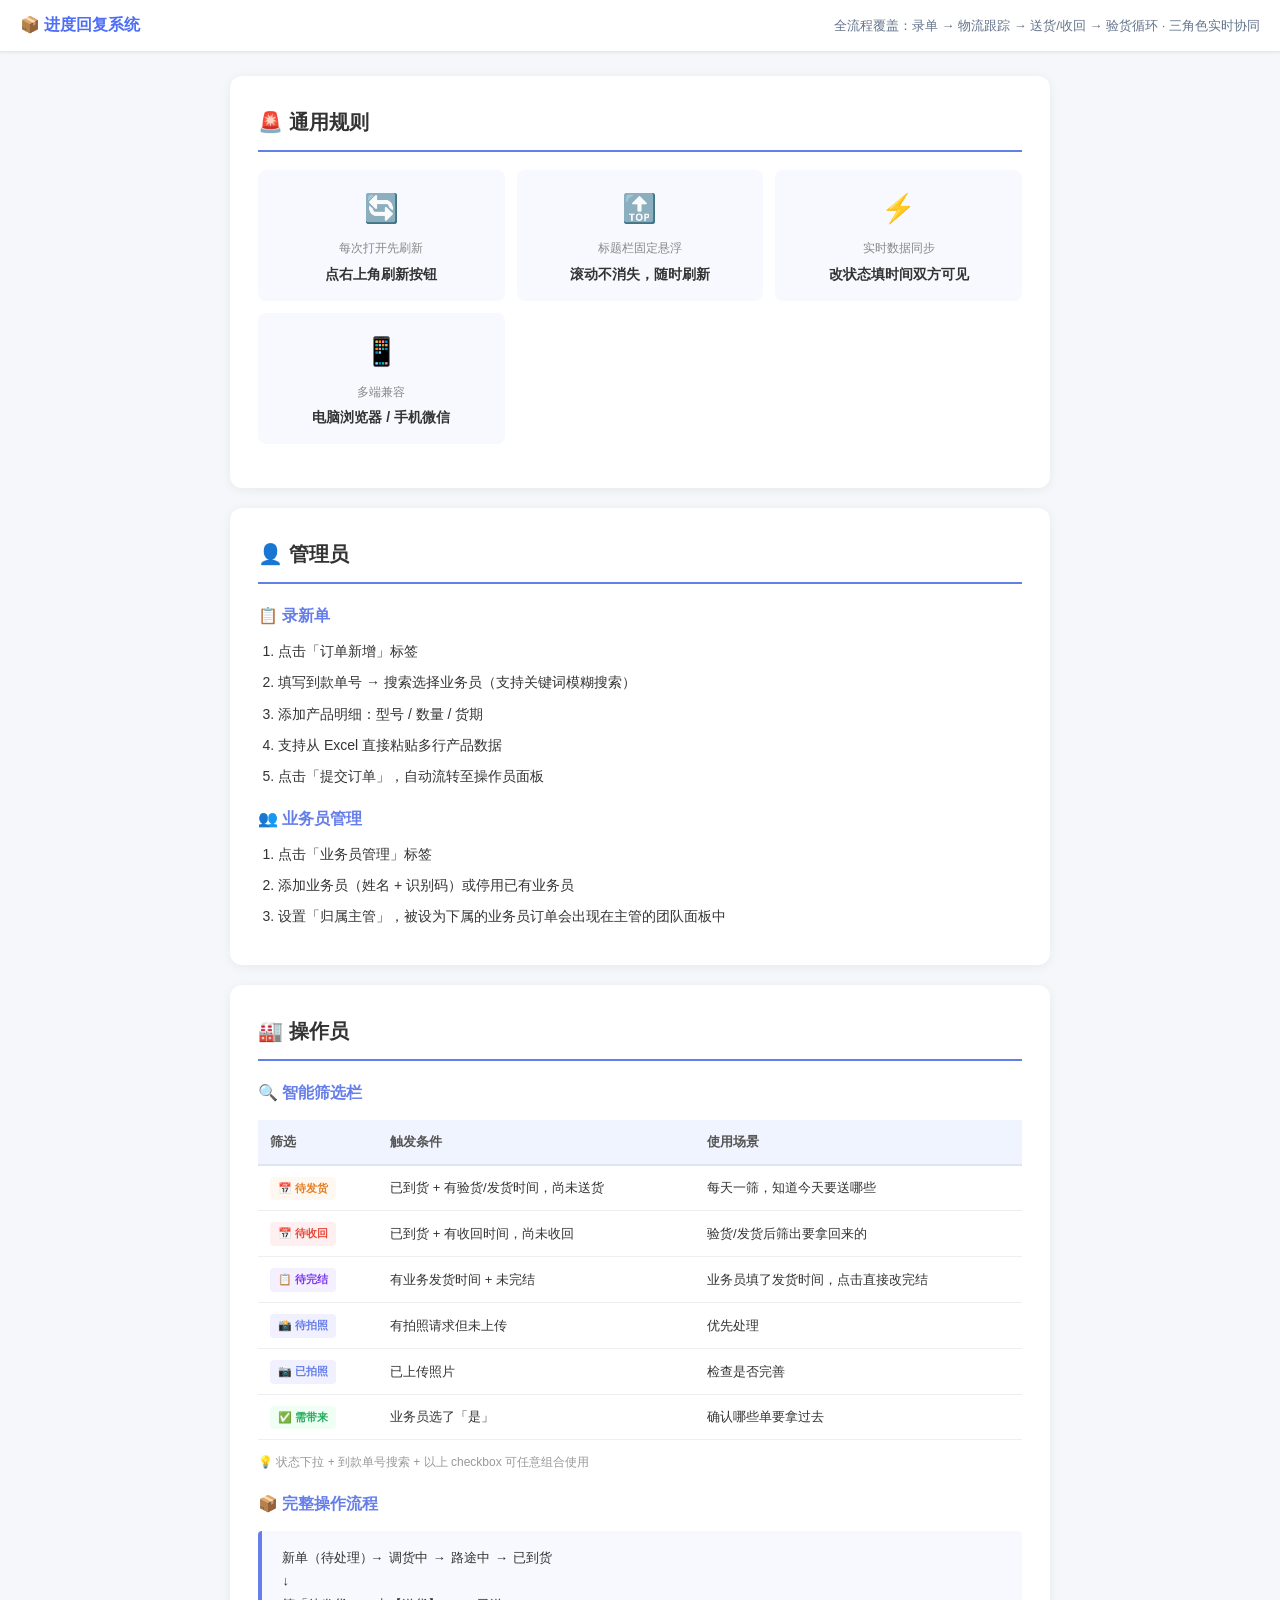
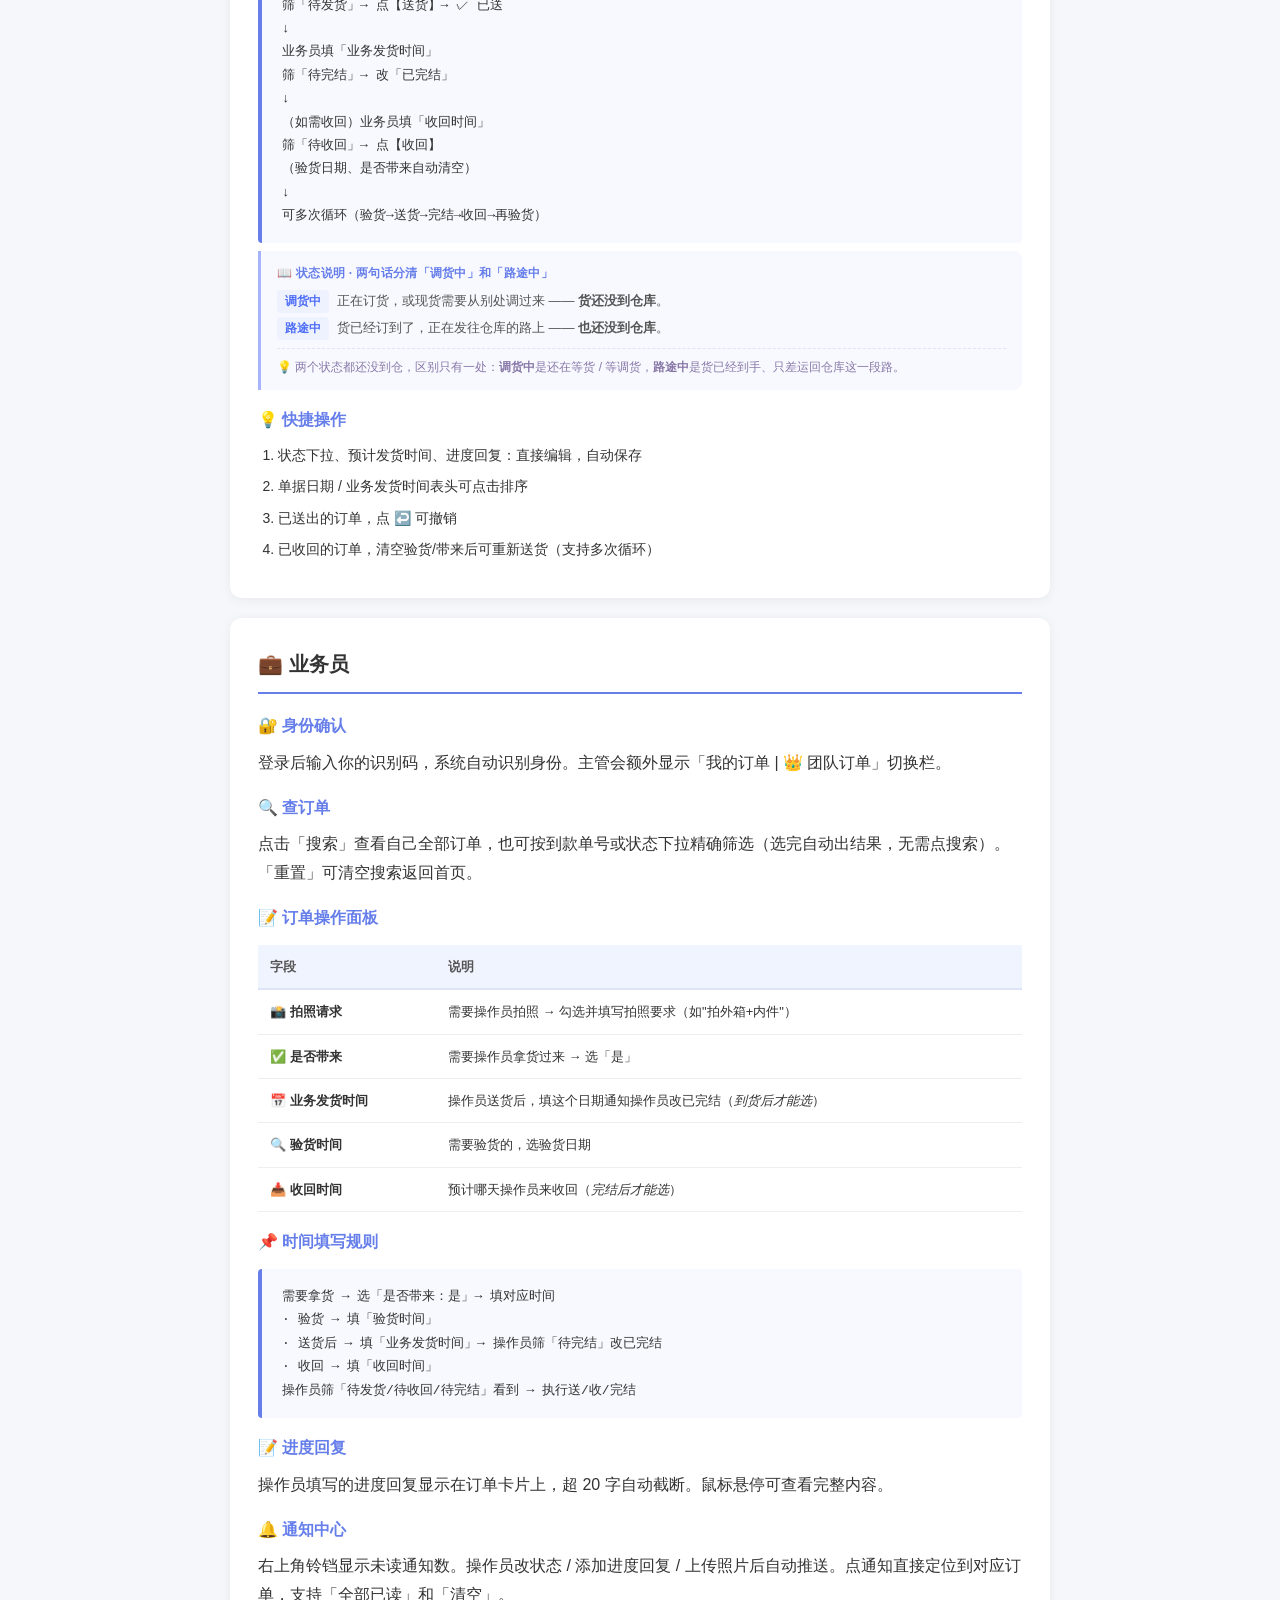
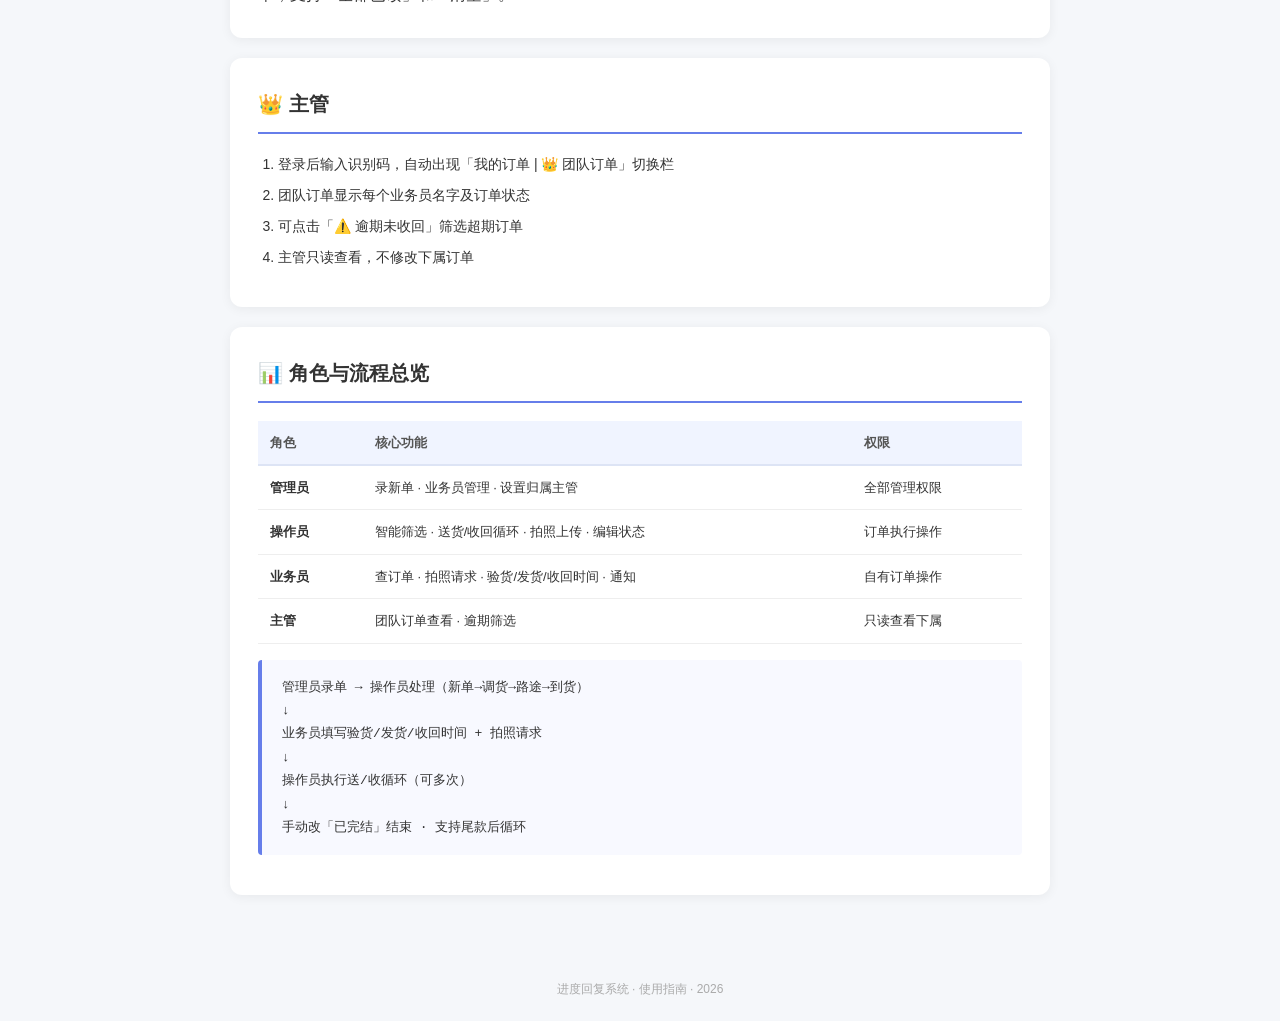
<file: 使用指南/index.html>
<!DOCTYPE html>
<html lang="zh-CN">
<head>
<meta charset="UTF-8">
<meta name="viewport" content="width=device-width,initial-scale=1.0">
<title>📦 进度回复系统 · 使用指南</title>
<style>
*{margin:0;padding:0;box-sizing:border-box}
body{font-family:-apple-system,BlinkMacSystemFont,'Segoe UI','PingFang SC','Microsoft YaHei',sans-serif;background:#f5f7fa;color:#333;line-height:1.8;padding:0}
.hero{background:#fff;color:#1e293b;padding:0 20px;height:52px;display:flex;align-items:center;justify-content:space-between;box-shadow:0 1px 3px rgba(0,0,0,.06);border-bottom:1px solid #e2e8f0;position:sticky;top:0;z-index:100}
.hero h1{font-size:16px;font-weight:700;color:#4f6ef7;margin:0}
.hero p{font-size:13px;color:#64748b}
.container{max-width:860px;margin:0 auto;padding:24px 20px}
.card{background:#fff;border-radius:12px;padding:28px;margin-bottom:20px;box-shadow:0 2px 12px rgba(0,0,0,.06)}
.card h2{font-size:20px;margin-bottom:18px;padding-bottom:10px;border-bottom:2px solid #667eea}
.card h3{font-size:16px;color:#667eea;margin:16px 0 8px}
.rules{display:grid;grid-template-columns:repeat(auto-fit,minmax(200px,1fr));gap:12px;margin-bottom:16px}
.rule{background:#f8f9ff;border-radius:8px;padding:14px;text-align:center}
.rule .icon{font-size:28px;margin-bottom:4px}
.rule .label{font-size:12px;color:#888;margin-bottom:2px}
.rule .text{font-size:14px;font-weight:600}
table{width:100%;border-collapse:collapse;font-size:13px;margin:12px 0}
th{background:#f0f4ff;color:#555;font-weight:600;text-align:left;padding:10px 12px;border-bottom:2px solid #dde4f5}
td{padding:10px 12px;border-bottom:1px solid #eee}
tr:hover td{background:#fafbff}
.tag{display:inline-block;padding:2px 8px;border-radius:4px;font-size:11px;font-weight:600}
.tag-deliver{background:#fff8f0;color:#e67e22}
.tag-return{background:#fef0f0;color:#e74c3c}
.tag-photo{background:#f0f0ff;color:#667eea}
.tag-bring{background:#f0fff4;color:#27ae60}
.tag-complete{background:#f5f0ff;color:#7c3aed}
.flow{background:#f8f9ff;border-left:4px solid #667eea;padding:16px 20px;border-radius:4px;margin:12px 0;font-size:13px;font-family:monospace;white-space:pre-line}
.steps{margin:8px 0;padding-left:20px}
.steps li{margin:6px 0;font-size:14px}
.footer{text-align:center;color:#aaa;font-size:12px;padding:20px;margin-top:20px}
.roles-table td:first-child{font-weight:600;white-space:nowrap}
.note{background:#f8f9ff;border-left:3px solid #a5b4fc;border-radius:0 8px 8px 0;padding:12px 16px;margin:-4px 0 14px;font-size:13px;color:#555;line-height:1.75}
.note-title{font-size:12px;font-weight:700;color:#667eea;letter-spacing:.3px;margin-bottom:6px}
.note-item{margin:4px 0;display:flex;gap:8px;align-items:baseline}
.note-k{flex:0 0 auto;font-weight:700;color:#4f6ef7;background:#eef2ff;border-radius:4px;padding:1px 8px;font-size:12px;white-space:nowrap}
.note-item span:last-child{flex:1 1 auto}
.note-tip{margin-top:8px;padding-top:8px;border-top:1px dashed #dde4f5;font-size:12px;color:#8878a8}
@media (max-width:560px){.hero{height:auto;min-height:52px;padding:10px 16px;flex-wrap:wrap;gap:2px 12px}.hero h1{font-size:15px;white-space:nowrap}.hero p{font-size:11px;line-height:1.5;flex:1 1 100%}}
@media print{.hero{padding:20px}.card{break-inside:avoid;box-shadow:none;border:1px solid #eee}}
</style>
</head>
<body>

<div class="hero">
  <h1>📦 进度回复系统</h1>
  <p>全流程覆盖：录单 → 物流跟踪 → 送货/收回 → 验货循环 · 三角色实时协同</p>
</div>

<div class="container">

<!-- 通用规则 -->
<div class="card">
  <h2>🚨 通用规则</h2>
  <div class="rules">
    <div class="rule">
      <div class="icon">🔄</div>
      <div class="label">每次打开先刷新</div>
      <div class="text">点右上角刷新按钮</div>
    </div>
    <div class="rule">
      <div class="icon">🔝</div>
      <div class="label">标题栏固定悬浮</div>
      <div class="text">滚动不消失，随时刷新</div>
    </div>
    <div class="rule">
      <div class="icon">⚡</div>
      <div class="label">实时数据同步</div>
      <div class="text">改状态填时间双方可见</div>
    </div>
    <div class="rule">
      <div class="icon">📱</div>
      <div class="label">多端兼容</div>
      <div class="text">电脑浏览器 / 手机微信</div>
    </div>
  </div>
</div>

<!-- 管理员 -->
<div class="card">
  <h2>👤 管理员</h2>

  <h3>📋 录新单</h3>
  <ol class="steps">
    <li>点击「订单新增」标签</li>
    <li>填写到款单号 → 搜索选择业务员（支持关键词模糊搜索）</li>
    <li>添加产品明细：型号 / 数量 / 货期</li>
    <li>支持从 Excel 直接粘贴多行产品数据</li>
    <li>点击「提交订单」，自动流转至操作员面板</li>
  </ol>

  <h3>👥 业务员管理</h3>
  <ol class="steps">
    <li>点击「业务员管理」标签</li>
    <li>添加业务员（姓名 + 识别码）或停用已有业务员</li>
    <li>设置「归属主管」，被设为下属的业务员订单会出现在主管的团队面板中</li>
  </ol>
</div>

<!-- 操作员 -->
<div class="card">
  <h2>🏭 操作员</h2>

  <h3>🔍 智能筛选栏</h3>
  <table>
    <tr><th>筛选</th><th>触发条件</th><th>使用场景</th></tr>
    <tr>
      <td><span class="tag tag-deliver">📅 待发货</span></td>
      <td>已到货 + 有验货/发货时间，尚未送货</td>
      <td>每天一筛，知道今天要送哪些</td>
    </tr>
    <tr>
      <td><span class="tag tag-return">📅 待收回</span></td>
      <td>已到货 + 有收回时间，尚未收回</td>
      <td>验货/发货后筛出要拿回来的</td>
    </tr>
    <tr>
      <td><span class="tag tag-complete">📋 待完结</span></td>
      <td>有业务发货时间 + 未完结</td>
      <td>业务员填了发货时间，点击直接改完结</td>
    </tr>
    <tr>
      <td><span class="tag tag-photo">📸 待拍照</span></td>
      <td>有拍照请求但未上传</td>
      <td>优先处理</td>
    </tr>
    <tr>
      <td><span class="tag tag-photo">📷 已拍照</span></td>
      <td>已上传照片</td>
      <td>检查是否完善</td>
    </tr>
    <tr>
      <td><span class="tag tag-bring">✅ 需带来</span></td>
      <td>业务员选了「是」</td>
      <td>确认哪些单要拿过去</td>
    </tr>
  </table>
  <p style="font-size:12px;color:#999;margin-top:4px">💡 状态下拉 + 到款单号搜索 + 以上 checkbox 可任意组合使用</p>

  <h3>📦 完整操作流程</h3>
  <div class="flow">新单（待处理）→ 调货中 → 路途中 → 已到货
                                    ↓
                          筛「待发货」→ 点【送货】→ ✓ 已送
                                    ↓
                          业务员填「业务发货时间」
                          筛「待完结」→ 改「已完结」
                                    ↓
                    （如需收回）业务员填「收回时间」
                          筛「待收回」→ 点【收回】
                          （验货日期、是否带来自动清空）
                                    ↓
                          可多次循环（验货→送货→完结→收回→再验货）</div>

  <div class="note">
    <div class="note-title">📖 状态说明 · 两句话分清「调货中」和「路途中」</div>
    <div class="note-item"><span class="note-k">调货中</span><span>正在订货，或现货需要从别处调过来 —— <strong>货还没到仓库</strong>。</span></div>
    <div class="note-item"><span class="note-k">路途中</span><span>货已经订到了，正在发往仓库的路上 —— <strong>也还没到仓库</strong>。</span></div>
    <div class="note-tip">💡 两个状态都还没到仓，区别只有一处：<strong>调货中</strong>是还在等货 / 等调货，<strong>路途中</strong>是货已经到手、只差运回仓库这一段路。</div>
  </div>

  <h3>💡 快捷操作</h3>
  <ol class="steps">
    <li>状态下拉、预计发货时间、进度回复：直接编辑，自动保存</li>
    <li>单据日期 / 业务发货时间表头可点击排序</li>
    <li>已送出的订单，点 ↩️ 可撤销</li>
    <li>已收回的订单，清空验货/带来后可重新送货（支持多次循环）</li>
  </ol>
</div>

<!-- 业务员 -->
<div class="card">
  <h2>💼 业务员</h2>

  <h3>🔐 身份确认</h3>
  <p>登录后输入你的识别码，系统自动识别身份。主管会额外显示「我的订单 | 👑 团队订单」切换栏。</p>

  <h3>🔍 查订单</h3>
  <p>点击「搜索」查看自己全部订单，也可按到款单号或状态下拉精确筛选（选完自动出结果，无需点搜索）。「重置」可清空搜索返回首页。</p>

  <h3>📝 订单操作面板</h3>
  <table>
    <tr><th>字段</th><th>说明</th></tr>
    <tr><td>📸 <strong>拍照请求</strong></td><td>需要操作员拍照 → 勾选并填写拍照要求（如"拍外箱+内件"）</td></tr>
    <tr><td>✅ <strong>是否带来</strong></td><td>需要操作员拿货过来 → 选「是」</td></tr>
    <tr><td>📅 <strong>业务发货时间</strong></td><td>操作员送货后，填这个日期通知操作员改已完结（<em>到货后才能选</em>）</td></tr>
    <tr><td>🔍 <strong>验货时间</strong></td><td>需要验货的，选验货日期</td></tr>
    <tr><td>📥 <strong>收回时间</strong></td><td>预计哪天操作员来收回（<em>完结后才能选</em>）</td></tr>
  </table>

  <h3>📌 时间填写规则</h3>
  <div class="flow">需要拿货 → 选「是否带来：是」→ 填对应时间
    · 验货 → 填「验货时间」
    · 送货后 → 填「业务发货时间」→ 操作员筛「待完结」改已完结
    · 收回 → 填「收回时间」
  操作员筛「待发货/待收回/待完结」看到 → 执行送/收/完结</div>

  <h3>📝 进度回复</h3>
  <p>操作员填写的进度回复显示在订单卡片上，超 20 字自动截断。鼠标悬停可查看完整内容。</p>

  <h3>🔔 通知中心</h3>
  <p>右上角铃铛显示未读通知数。操作员改状态 / 添加进度回复 / 上传照片后自动推送。点通知直接定位到对应订单，支持「全部已读」和「清空」。</p>
</div>

<!-- 主管 -->
<div class="card">
  <h2>👑 主管</h2>
  <ol class="steps">
    <li>登录后输入识别码，自动出现「我的订单 | 👑 团队订单」切换栏</li>
    <li>团队订单显示每个业务员名字及订单状态</li>
    <li>可点击「⚠️ 逾期未收回」筛选超期订单</li>
    <li>主管只读查看，不修改下属订单</li>
  </ol>
</div>

<!-- 角色总览 -->
<div class="card">
  <h2>📊 角色与流程总览</h2>
  <table class="roles-table">
    <tr><th>角色</th><th>核心功能</th><th>权限</th></tr>
    <tr>
      <td>管理员</td>
      <td>录新单 · 业务员管理 · 设置归属主管</td>
      <td>全部管理权限</td>
    </tr>
    <tr>
      <td>操作员</td>
      <td>智能筛选 · 送货/收回循环 · 拍照上传 · 编辑状态</td>
      <td>订单执行操作</td>
    </tr>
    <tr>
      <td>业务员</td>
      <td>查订单 · 拍照请求 · 验货/发货/收回时间 · 通知</td>
      <td>自有订单操作</td>
    </tr>
    <tr>
      <td>主管</td>
      <td>团队订单查看 · 逾期筛选</td>
      <td>只读查看下属</td>
    </tr>
  </table>
  <div class="flow" style="margin-top:16px">管理员录单 → 操作员处理（新单→调货→路途→到货）
                ↓
业务员填写验货/发货/收回时间 + 拍照请求
                ↓
操作员执行送/收循环（可多次）
                ↓
手动改「已完结」结束 · 支持尾款后循环</div>
</div>

</div>

<div class="footer">
  进度回复系统 · 使用指南 · 2026
</div>

</body>
</html>
</file>
<file: CozyXinxin/style.css>
*{margin:0;padding:0;box-sizing:border-box;font-family:Segoe UI,Roboto,Helvetica Neue,Arial,sans-serif;-webkit-tap-highlight-color:transparent}body{background:linear-gradient(135deg,#1a1a2e,#16213e,#0f3460);color:#e8e8e8;height:100vh;height:100dvh;width:100vw;display:flex;flex-direction:column;overflow:hidden;position:fixed;top:0;left:0;touch-action:manipulation;font-family:Inter,Segoe UI,Roboto,sans-serif}.toolbar{padding:8px 12px;background:#141428f2;backdrop-filter:blur(12px);border-bottom:1px solid rgba(255,255,255,.08);box-shadow:0 4px 20px #0000004d;display:flex;gap:6px;align-items:center;flex-wrap:nowrap;flex-shrink:0;overflow-x:auto;overflow-y:visible;-webkit-overflow-scrolling:touch;scrollbar-width:none;-ms-overflow-style:none}.toolbar::-webkit-scrollbar{display:none}.toolbar .btn-group{display:flex;gap:4px;flex-shrink:0}.btn{padding:8px 14px;border:none;border-radius:8px;background:linear-gradient(135deg,#667eea,#764ba2);color:#fff;font-size:13px;font-weight:500;cursor:pointer;transition:all .2s ease;white-space:nowrap;flex-shrink:0;min-height:36px;touch-action:manipulation;box-shadow:0 2px 8px #667eea4d}.btn:hover{transform:translateY(-1px);box-shadow:0 4px 12px #667eea80}.btn:active{transform:translateY(0) scale(.98)}.btn-secondary{background:#ffffff1a;box-shadow:none}.btn-secondary:hover{background:#ffffff26;box-shadow:0 2px 8px #0003}.btn-danger{background:linear-gradient(135deg,#ff6b6b,#ee5a5a);box-shadow:0 2px 8px #ff6b6b4d}.btn-danger:hover{box-shadow:0 4px 12px #ff6b6b80}.btn-success{background:linear-gradient(135deg,#11998e,#38ef7d);box-shadow:0 2px 8px #11998e4d}.btn-success:hover{box-shadow:0 4px 12px #11998e80}.btn-warn{background:linear-gradient(135deg,#f093fb,#f5576c);box-shadow:0 2px 8px #f093fb4d}.btn-warn:hover{box-shadow:0 4px 12px #f093fb80}.btn-purple{background:linear-gradient(135deg,#a8edea,#fed6e3);color:#333;box-shadow:0 2px 8px #a8edea4d}.btn-purple:hover{box-shadow:0 4px 12px #a8edea80}.btn-toggle{background:#ffffff14;box-shadow:none}.btn-toggle.on{background:linear-gradient(135deg,#11998e,#38ef7d);box-shadow:0 2px 8px #11998e4d}.mobile-more-btn{display:none;padding:8px 10px;background:#ffffff1a;color:#fff;border:none;border-radius:8px;font-size:18px;cursor:pointer;min-height:36px;transition:all .2s ease}.mobile-more-btn:hover{background:#ffffff26}.toolbar-actions{display:flex;gap:4px;flex-shrink:0}@media(max-width:768px){body{font-size:14px}.toolbar{padding:6px 8px;gap:4px}.btn{padding:6px 10px;font-size:12px;min-height:34px}.toolbar-actions{position:fixed;bottom:0;left:0;right:0;background:#141428fa;backdrop-filter:blur(12px);border-top:1px solid rgba(255,255,255,.1);padding:16px;padding-bottom:calc(16px + env(safe-area-inset-bottom));flex-wrap:wrap;z-index:1001;display:none!important;transform:translateY(100%);transition:transform .3s ease;box-shadow:0 -4px 20px #0000004d;justify-content:center;max-height:70vh;overflow-y:auto;box-sizing:border-box}.toolbar-actions.mobile-show{display:flex!important;transform:translateY(0)}.toolbar-actions-overlay{position:fixed;inset:0;background:#00000080;z-index:1000;display:none}.toolbar-actions-overlay.show{display:block}.search-bar{padding:3px 4px;gap:2px}.search-bar input{min-width:20px;max-width:35px;font-size:10px;padding:2px 3px}.mini-btn{padding:2px 3px;font-size:9px}.close-search-btn{padding:2px!important;font-size:8px!important;width:16px;height:16px;line-height:1;border-radius:50%}}.editor-tabs{overflow-x:auto;-webkit-overflow-scrolling:touch}.tab{padding:8px 12px;font-size:12px}.search-bar{padding:5px 6px;gap:3px;flex-wrap:nowrap;overflow-x:auto;-webkit-overflow-scrolling:touch}.search-bar input{min-width:45px;max-width:80px;font-size:12px;padding:4px 5px;flex-shrink:1}.mini-btn{padding:4px 6px;font-size:11px;min-height:auto}.preview-header{padding:6px 10px}.status-bar{padding:3px 8px;font-size:10px;gap:10px}.project-sidebar{position:absolute;z-index:200;height:calc(100% - 50px);top:50px}.sidebar-show{width:200px}.main-wrap{position:relative}dialog{width:95%;max-width:95%;padding:15px}.form-group input{font-size:16px!important}.shortcuts-hint{right:5px;bottom:50px;max-width:250px;font-size:11px}@media(max-width:480px){.btn{padding:5px 8px;font-size:11px;min-height:32px}.btn span{display:none}.tab{padding:6px 10px;font-size:12px;color:#ccc}}.main-wrap{flex:1;display:flex;overflow:hidden;width:100%;height:100%}.main-wrap.fullscreen-mode .project-sidebar{width:0;border:none}.main-wrap.fullscreen-mode .editor-panel{flex:0 0 0;overflow:hidden;border:none}.main-wrap.fullscreen-mode .preview-panel{flex:1}.project-sidebar{width:0;overflow:hidden;border-right:none;background:#252526;display:flex;flex-direction:column;transition:width .3s;flex-shrink:0}.sidebar-show{width:240px;border-right:1px solid #3c3c3c}.sidebar-title{padding:12px;font-size:14px;font-weight:700;border-bottom:1px solid #3c3c3c;display:flex;justify-content:space-between;flex-shrink:0}.project-list{flex:1;overflow-y:auto;padding:8px}.project-item{padding:10px 12px;border-radius:8px;cursor:pointer;font-size:13px;margin-bottom:6px;background:#ffffff0d;border:1px solid rgba(255,255,255,.05);transition:all .2s ease}.project-item:hover{background:#ffffff1a;border-color:#667eea4d}.project-item.active{background:linear-gradient(135deg,#667eea4d,#764ba24d);border-color:#667eea80}.project-time{font-size:11px;color:#999;margin-top:2px}.project-ops{display:flex;gap:4px;margin-top:6px}.mini-btn{font-size:11px;padding:2px 6px;border-radius:2px;background:#444;cursor:pointer;white-space:nowrap;flex-shrink:0}.mini-btn:hover{background:#555}.editor-panel{flex:1;display:flex;flex-direction:column;border-right:1px solid rgba(255,255,255,.08);background:#0a0a1499;backdrop-filter:blur(8px);transition:all .3s ease;min-width:0;height:100%}.editor-panel.hidden{display:none}.editor-tabs{display:flex;background:#141428cc;border-bottom:1px solid rgba(255,255,255,.08);flex-shrink:0;padding:4px;gap:4px;border-radius:0 0 8px}.tab{padding:8px 16px;cursor:pointer;font-size:13px;font-weight:500;flex-shrink:0;border-radius:6px;transition:all .2s ease;color:#bbb}.tab:hover{background:#ffffff14;color:#aaa}.tab.active{background:linear-gradient(135deg,#667eea4d,#764ba24d);color:#fff;box-shadow:0 2px 8px #667eea33}.editor-content{flex:1;display:flex;flex-direction:column;overflow:hidden}textarea{flex:1;width:100%;background:#05050fcc;color:#e8e8e8;border:none;padding:16px;font-family:Fira Code,JetBrains Mono,Consolas,monospace;font-size:16px;resize:none;outline:none;overflow-y:auto;-webkit-overflow-scrolling:touch;line-height:1.6;tab-size:2;-moz-tab-size:2;-webkit-user-select:text;user-select:text;caret-color:#667eea;transition:all .2s ease}textarea:focus{background:#0a0a19e6}.preview-panel{flex:1;display:flex;flex-direction:column;overflow:hidden;min-width:0;height:100%;background:#0a0a1980}.preview-header{padding:10px 16px;background:#141428e6;backdrop-filter:blur(8px);border-bottom:1px solid rgba(255,255,255,.08);font-size:13px;color:#fff;font-weight:500;display:flex;gap:12px;align-items:center;flex-shrink:0;border-radius:0 0 8px}.iframe-wrap{flex:1;overflow:auto;margin:8px;border-radius:8px;overflow:hidden;box-shadow:0 4px 20px #0000004d}iframe{width:100%;height:100%;border:none;background:#fff;border-radius:8px}dialog{background:#141428f2;backdrop-filter:blur(12px);color:#e8e8e8;border:1px solid rgba(255,255,255,.1);border-radius:12px;padding:24px;width:90%;max-width:480px;box-shadow:0 10px 40px #0006}dialog::backdrop{background:#000000b3;backdrop-filter:blur(4px)}dialog h3{margin-bottom:20px;color:#fff;font-size:18px;font-weight:600;text-align:center}.form-group{margin-bottom:18px}.form-group label{display:block;margin-bottom:8px;font-size:13px;color:#aaa;font-weight:500}.form-group input{width:100%;padding:12px 14px;background:#0a0a19cc;border:1px solid rgba(255,255,255,.1);border-radius:8px;color:#e8e8e8;font-size:15px;outline:none;transition:all .2s ease}.form-group input:focus{border-color:#667eea80;box-shadow:0 0 0 3px #667eea1a}.modal-actions{display:flex;justify-content:center;gap:12px;margin-top:24px}.toast{position:fixed;bottom:30px;left:50%;transform:translate(-50%) translateY(100px);padding:12px 24px;border-radius:12px;font-size:14px;font-weight:500;z-index:20000;opacity:0;transition:all .3s ease;box-shadow:0 4px 20px #0000004d;color:#fff}.toast.show{transform:translate(-50%) translateY(0);opacity:1}.toast.success{background:#28a745}.toast.error{background:#dc3545}.toast.loading{background:#0e639c}.hidden{display:none}.checkbox-row{display:flex;gap:10px;align-items:center;margin:8px 0}.search-bar{padding:8px 12px;background:#2d2d2d;border-bottom:1px solid #3c3c3c;display:flex;gap:6px;align-items:center;flex-wrap:wrap;flex-shrink:0}.search-bar input{padding:5px 8px;background:#1e1e1e;border:1px solid #3c3c3c;border-radius:3px;color:#e0e0e0;font-size:13px;outline:none;min-width:120px}.search-bar input:focus{border-color:#0e639c}.search-highlight{background:#f5a623;color:#000;border-radius:2px}.search-highlight.current{background:#e67e22}.select-item{display:flex;gap:10px;align-items:center;padding:6px 8px;border-radius:4px;cursor:pointer;font-size:13px}.select-item:hover{background:#383838}.select-item.selected{background:#0e639c}.char-count{font-size:11px;color:#999;padding:2px 8px;background:#1e1e1e;border-radius:10px}.font-size-modal{display:flex;flex-direction:column;gap:12px;min-width:280px}.font-size-preview{padding:10px;background:#1e1e1e;border-radius:4px;text-align:center}.font-size-slider{width:100%;accent-color:#0e639c}.config-item{display:flex;justify-content:space-between;align-items:center;padding:10px 0;border-bottom:1px solid #3c3c3c}.config-item:last-child{border-bottom:none}.config-label{font-size:13px;color:#ccc}.config-value{font-size:12px;color:#999;max-width:200px;word-break:break-all}.feishu-token-input{width:100%;margin-top:6px}.tab-count{font-size:11px;background:#444;padding:2px 6px;border-radius:8px;margin-left:4px}.tab.has-content .tab-count{background:#0e639c}.status-bar{padding:4px 12px;background:#252526;border-top:1px solid #3c3c3c;font-size:11px;color:#999;display:flex;gap:16px;flex-shrink:0}.status-item{display:flex;gap:4px}.status-item span{color:#ccc}.auto-save-indicator{color:#28a745;display:none}.auto-save-indicator.show{display:inline}.shortcuts-hint{position:fixed;bottom:40px;right:10px;background:#2d2d2d;border:1px solid #3c3c3c;border-radius:6px;padding:10px 14px;font-size:12px;color:#ccc;z-index:1000;display:none;max-width:280px}.shortcuts-hint.show{display:block}.shortcuts-hint h4{margin-bottom:8px;color:#fff}.shortcuts-hint kbd{background:#444;padding:2px 5px;border-radius:3px;font-size:11px}
</file>
